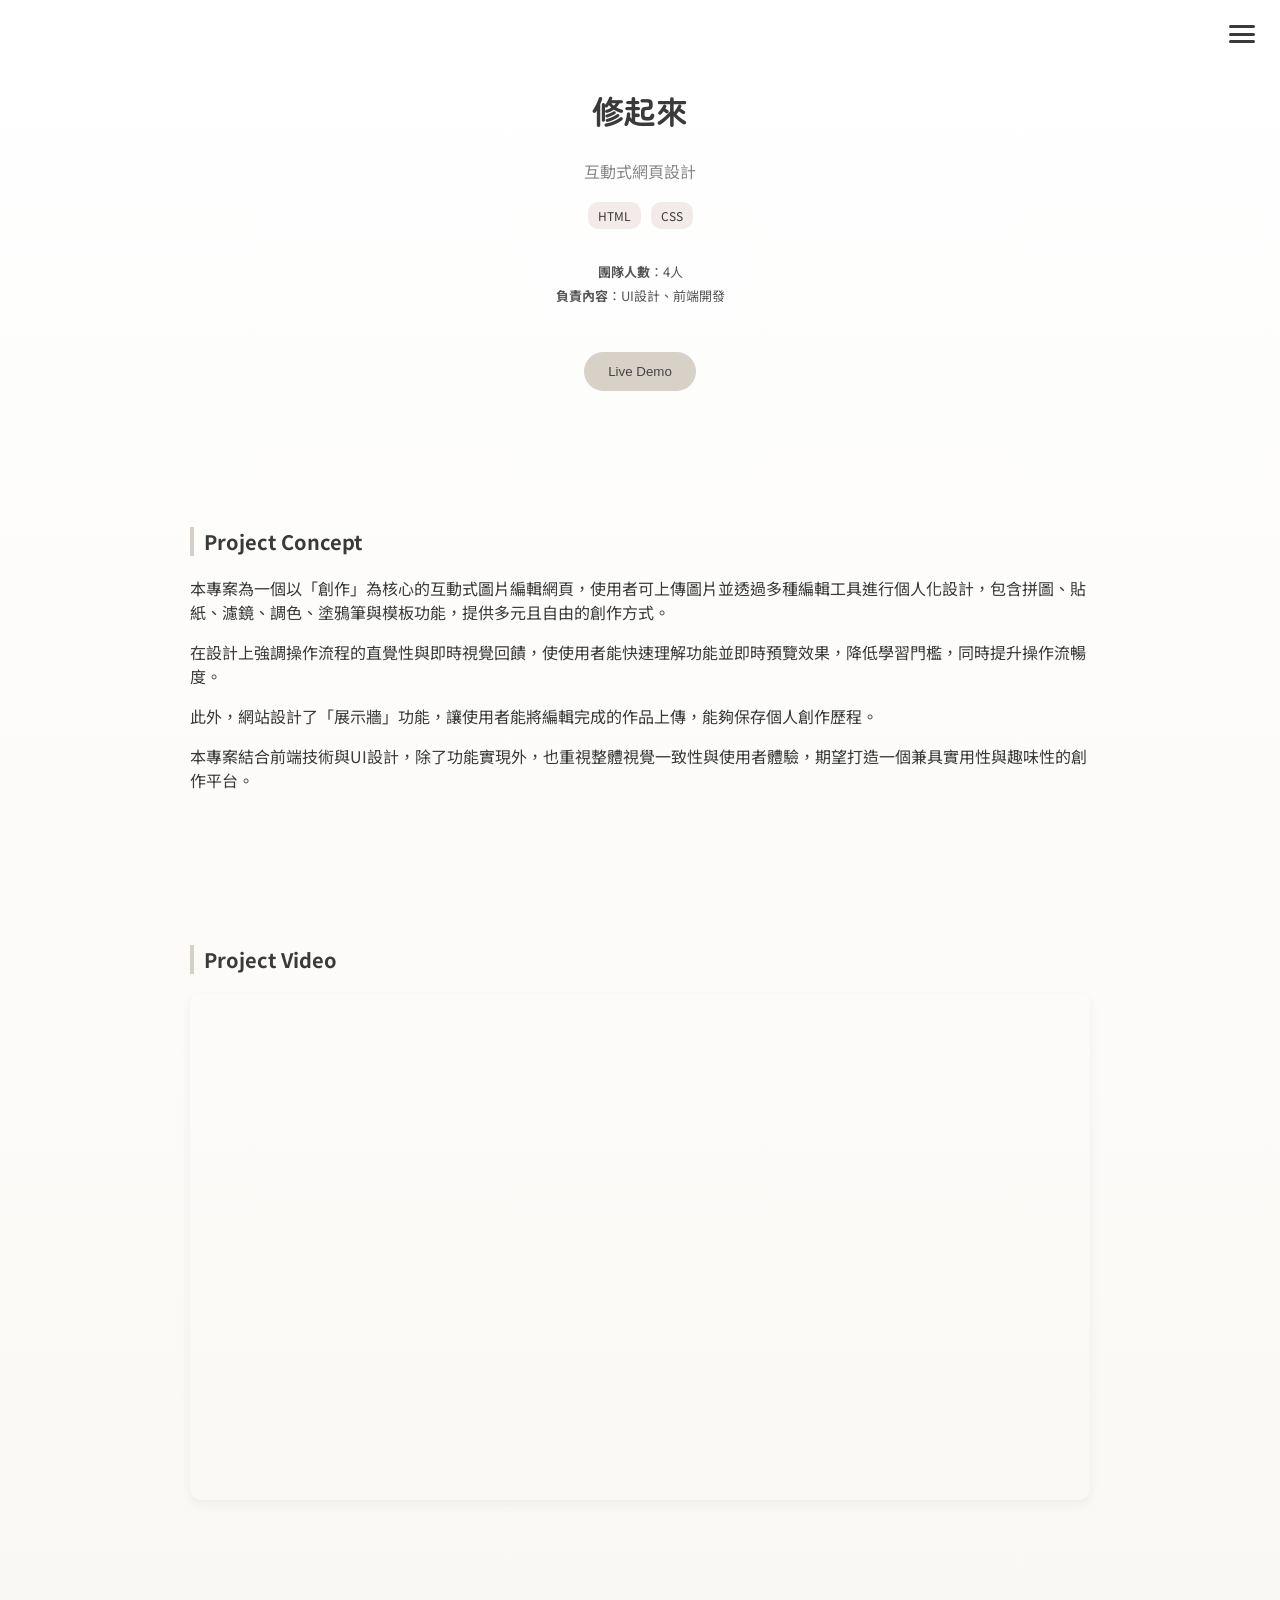
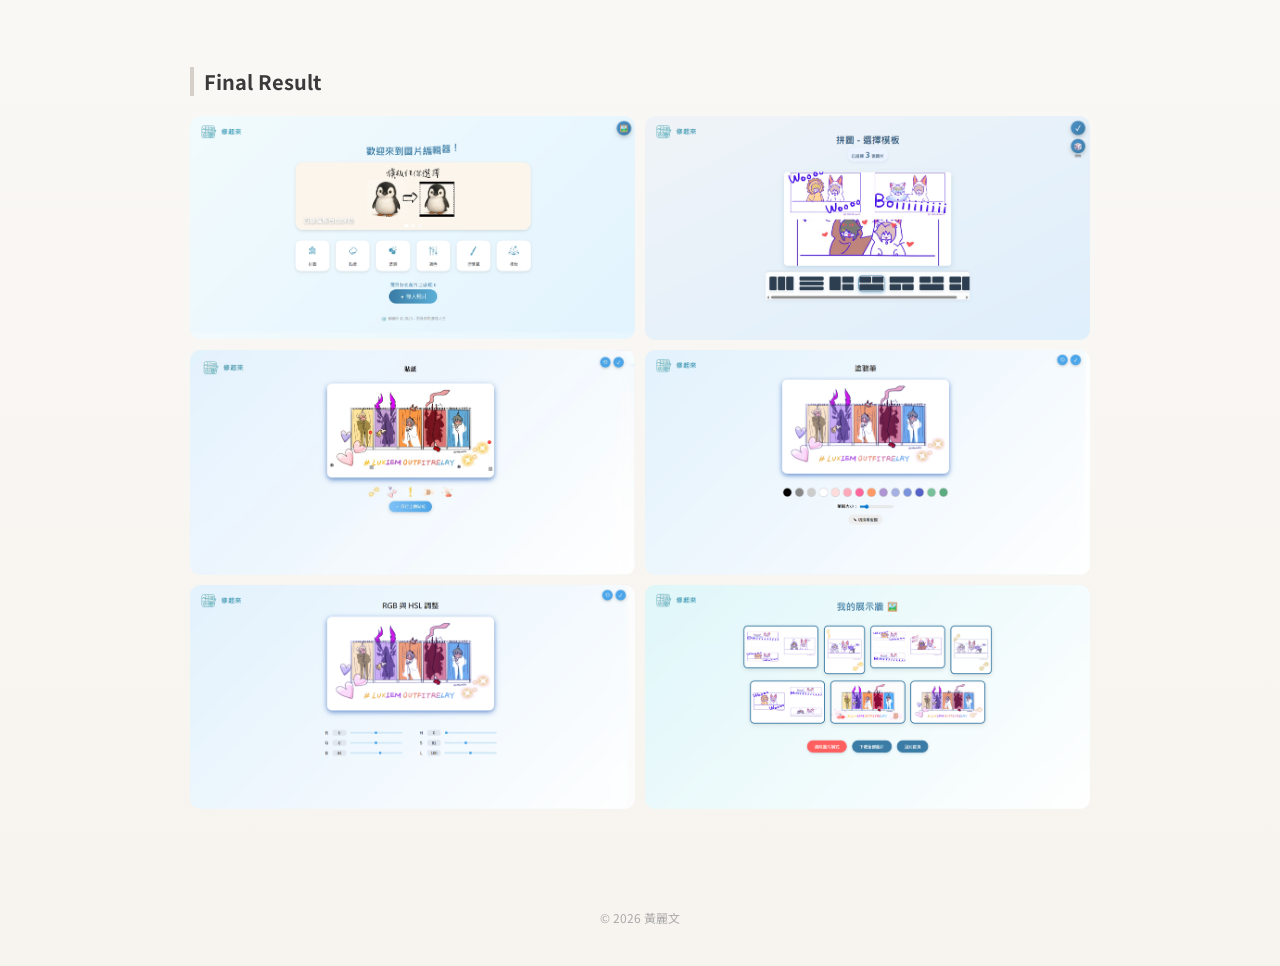
<file: imageediting.html>
<!DOCTYPE html>
<html lang="zh-Hant">

<head>
    <meta charset="UTF-8" />
    <meta name="viewport" content="width=device-width, initial-scale=1.0" />
    <title>Project</title>

    <link
        href="https://fonts.googleapis.com/css2?family=Noto+Sans+TC:wght@300;400;500&family=Zen+Maru+Gothic:wght@400;500&display=swap"
        rel="stylesheet">
    <link rel="stylesheet" href="imageediting.css" />
</head>

<body>

    <!-- 右上角漢堡導覽選單 -->
    <div class="hamburger-menu">
        <div class="hamburger-btn" onclick="toggleMenu(event)">
            <span></span>
            <span></span>
            <span></span>
        </div>
        <div class="menu-links" id="menuLinks">
            <a href="index.html">首頁</a>
            <a href="ocean.html">海好有你</a>
            <a href="imageediting.html">修起來</a>
            <a href="unitygame.html">小熊歷險記</a>
            <a href="keygame.html">Key</a>
        </div>
    </div>

    <section class="section title-section">
        <h1>修起來</h1>
        <p class="subtitle">互動式網頁設計</p>

        <div class="tags">
            <span>HTML</span>
            <span>CSS</span>
        </div>

        <div class="project-info">
            <p><strong>團隊人數</strong>：4人</p>
            <p><strong>負責內容</strong>：UI設計、前端開發</p>
        </div>

        <button id="openDemo" class="demo-btn">
            Live Demo
        </button>

        <div id="demoModal" class="modal">

            <div class="modal-content">

                <div class="browser-frame">

                    <div class="browser-top">

                        <div class="browser-dots">
                            <span></span>
                            <span></span>
                            <span></span>
                        </div>

                        <button id="closeDemo" class="browser-close">
                            ✕
                        </button>

                    </div>

                    <iframe src="https://yzu1122032.github.io/image-editing/" title="修起來 Live Demo">
                    </iframe>

                </div>

            </div>

        </div>

    </section>

    <section class="section">
        <h2 class="section-title">Project Concept</h2>

        <p>
            本專案為一個以「創作」為核心的互動式圖片編輯網頁，使用者可上傳圖片並透過多種編輯工具進行個人化設計，包含拼圖、貼紙、濾鏡、調色、塗鴉筆與模板功能，提供多元且自由的創作方式。
        </p>

        <p>
            在設計上強調操作流程的直覺性與即時視覺回饋，使使用者能快速理解功能並即時預覽效果，降低學習門檻，同時提升操作流暢度。
        </p>

        <p>
            此外，網站設計了「展示牆」功能，讓使用者能將編輯完成的作品上傳，能夠保存個人創作歷程。
        </p>

        <p>
            本專案結合前端技術與UI設計，除了功能實現外，也重視整體視覺一致性與使用者體驗，期望打造一個兼具實用性與趣味性的創作平台。
        </p>

    </section>

    <!-- 這裡放入 YouTube 影片展示區塊 -->
    <section class="section">
        <h2 class="section-title">Project Video</h2>
        <div class="video-container">
            <!-- 請將下方 URL 中的 "你的影片ID" 替換成實際的 YouTube 影片代碼 -->
            <iframe src="https://www.youtube.com/embed/cBbNx9LWCVE" title="修起來 專案影片展示"
                allow="accelerometer; autoplay; clipboard-write; encrypted-media; gyroscope; picture-in-picture; web-share"
                allowfullscreen>
            </iframe>
        </div>
    </section>

    <section class="section">
        <h2 class="section-title">Final Result</h2>

        <div class="gallery">
            <img src="./photo/imageediting/img01.png">
            <img src="./photo/imageediting/img02.png">
            <img src="./photo/imageediting/img03.png">
            <img src="./photo/imageediting/img04.png">
            <img src="./photo/imageediting/img05.png">
            <img src="./photo/imageediting/img06.png">
        </div>

    </section>

    <footer>
        © 2026 黃麗文
    </footer>

    <script>
        function toggleMenu(event) {
            event.stopPropagation(); // 防止點擊事件泡泡傳播
            const btn = document.querySelector('.hamburger-btn');
            const links = document.getElementById('menuLinks');
            btn.classList.toggle('open');
            links.classList.toggle('show');
        }

        // 當使用者點擊選單以外的地方時，自動收起選单
        document.addEventListener('click', function (e) {
            const btn = document.querySelector('.hamburger-btn');
            const links = document.getElementById('menuLinks');
            if (btn && links && !links.contains(e.target) && !btn.contains(e.target)) {
                btn.classList.remove('open');
                links.classList.remove('show');
            }
        });

        /* ===== Live Demo ===== */

        const openDemo =
            document.getElementById("openDemo");

        const closeDemo =
            document.getElementById("closeDemo");

        const demoModal =
            document.getElementById("demoModal");

        openDemo.addEventListener("click", () => {

            demoModal.classList.add("show");

            document.body.style.overflow = "hidden";

        });

        closeDemo.addEventListener("click", () => {

            demoModal.classList.remove("show");

            document.body.style.overflow = "auto";

        });

        demoModal.addEventListener("click", (e) => {

            if (e.target === demoModal) {

                demoModal.classList.remove("show");

                document.body.style.overflow = "auto";

            }

        });
    </script>

</body>

</html>
</file>
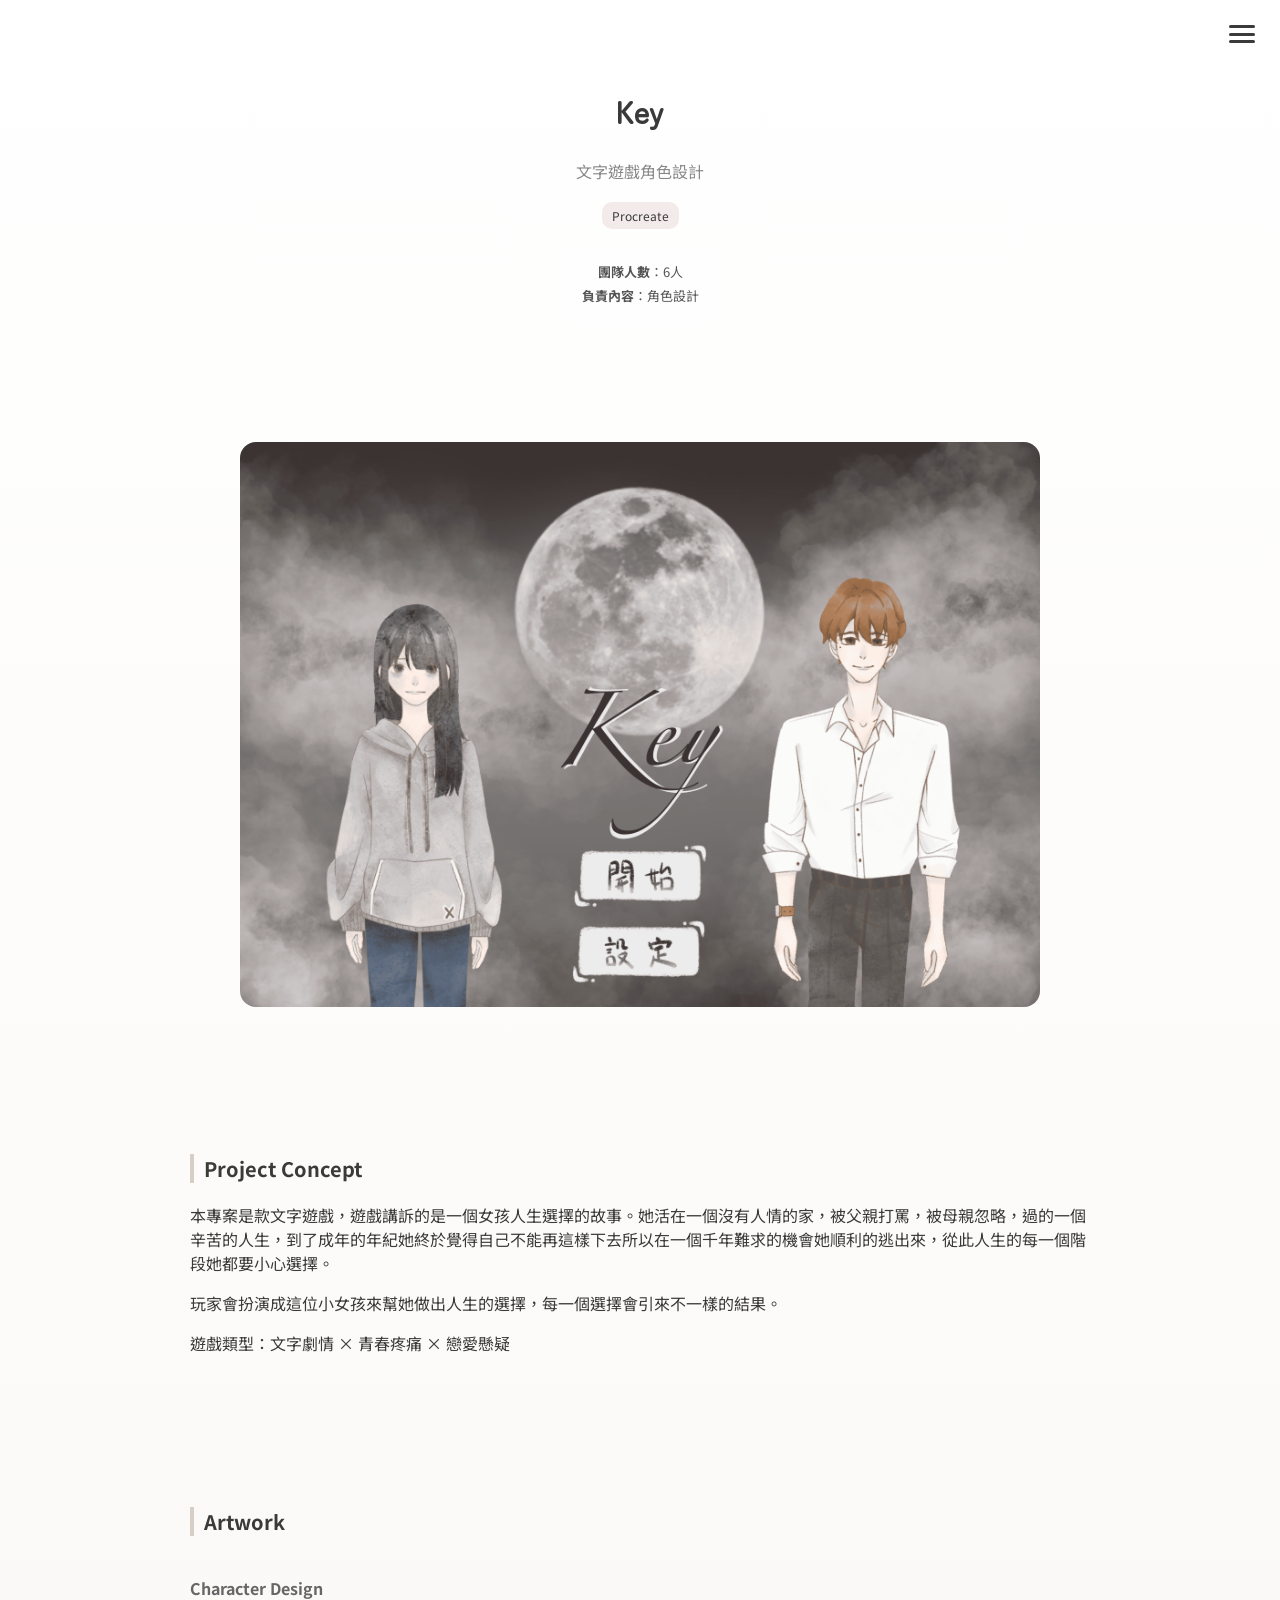
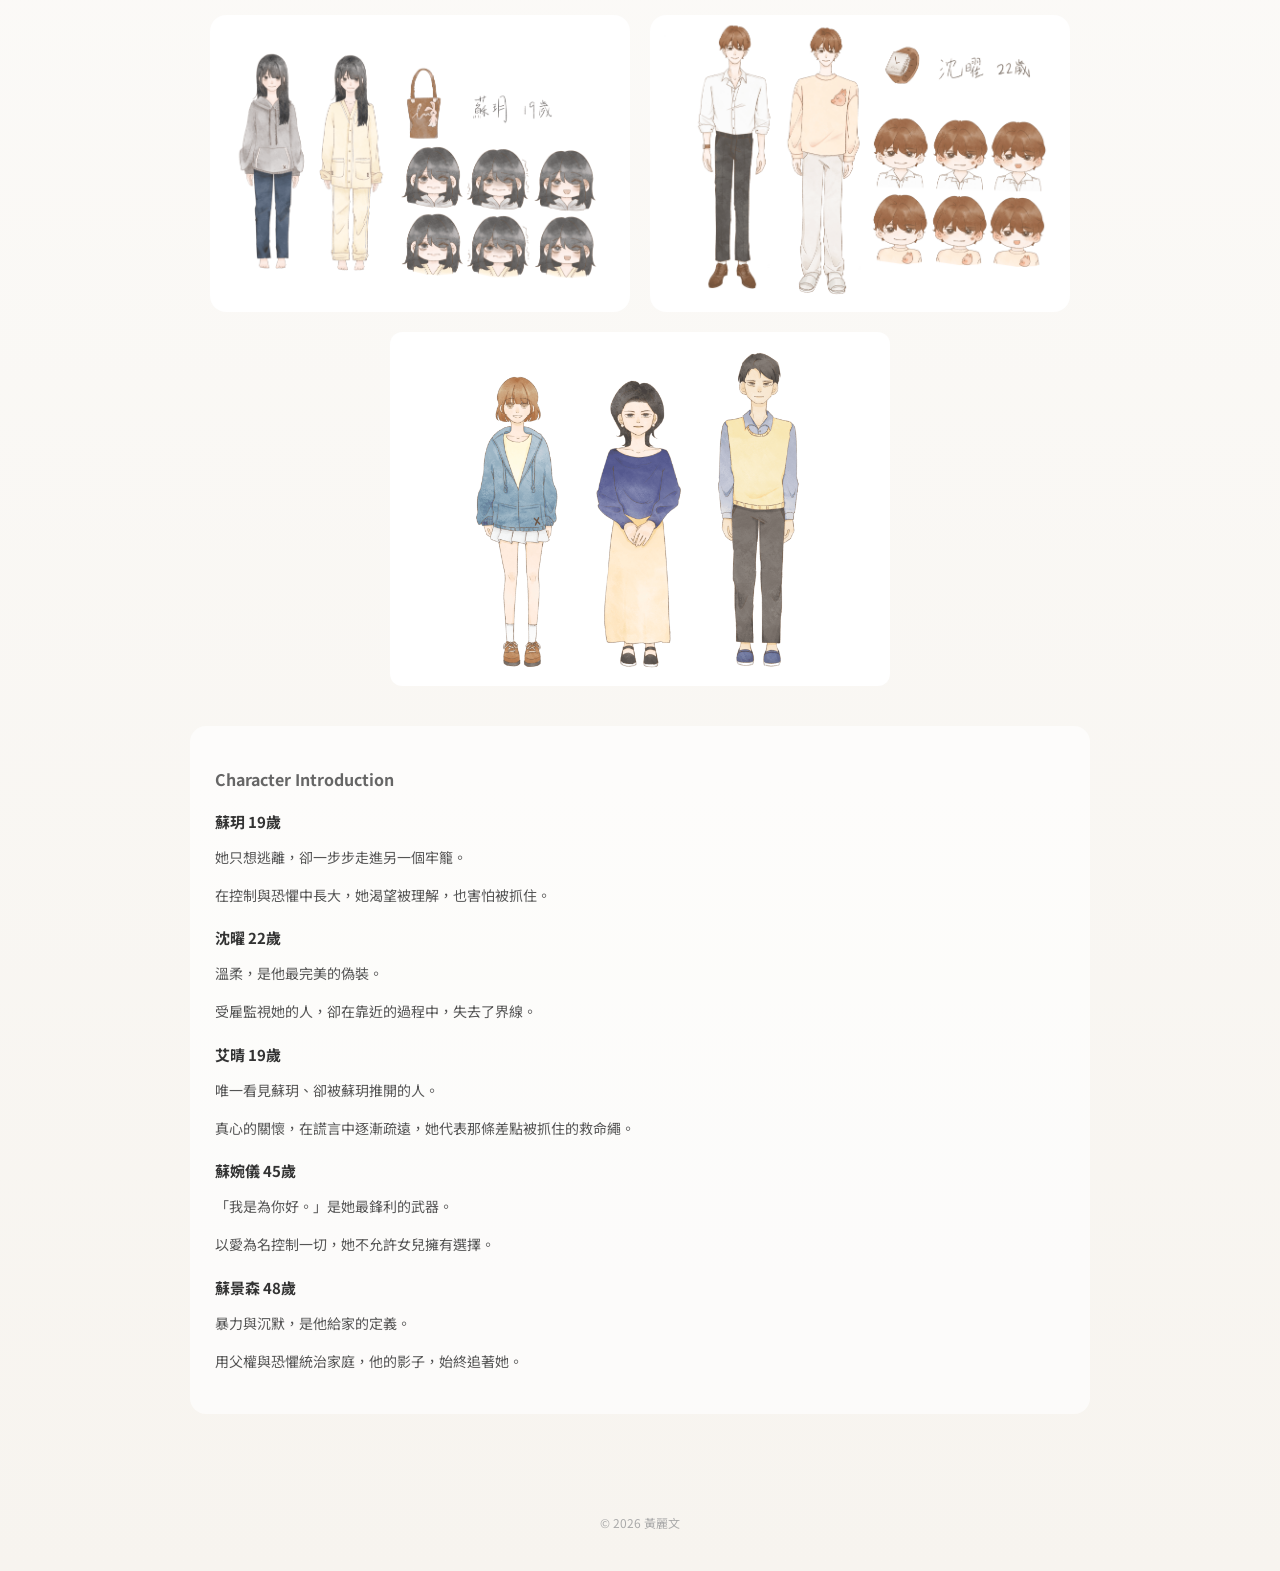
<file: keygame.html>
<!DOCTYPE html>
<html lang="zh-Hant">

<head>
    <meta charset="UTF-8" />
    <meta name="viewport" content="width=device-width, initial-scale=1.0" />
    <title>Project</title>

    <link
        href="https://fonts.googleapis.com/css2?family=Noto+Sans+TC:wght@300;400;500&family=Zen+Maru+Gothic:wght@400;500&display=swap"
        rel="stylesheet">
    <link rel="stylesheet" href="keygame.css" />
</head>

<body>

    <!-- 右上角漢堡導覽選單 -->
    <div class="hamburger-menu">
        <div class="hamburger-btn" onclick="toggleMenu(event)">
            <span></span>
            <span></span>
            <span></span>
        </div>
        <div class="menu-links" id="menuLinks">
            <a href="index.html">首頁</a>
            <a href="ocean.html">海好有你</a>
            <a href="imageediting.html">修起來</a>
            <a href="unitygame.html">小熊歷險記</a>
            <a href="keygame.html">Key</a>
        </div>
    </div>

    <section class="section title-section">
        <h1>Key</h1>
        <p class="subtitle">文字遊戲角色設計</p>

        <div class="tags">
            <span>Procreate</span>
        </div>

        <div class="project-info">
            <p><strong>團隊人數</strong>：6人</p>
            <p><strong>負責內容</strong>：角色設計</p>
        </div>

    </section>

    <section class="section cover">
        <img src="./photo/keygame/keycover.png">
    </section>

    <section class="section">
        <h2 class="section-title">Project Concept</h2>
        <p>
            本專案是款文字遊戲，遊戲講訴的是一個女孩人生選擇的故事。她活在一個沒有人情的家，被父親打罵，被母親忽略，過的一個辛苦的人生，到了成年的年紀她終於覺得自己不能再這樣下去所以在一個千年難求的機會她順利的逃出來，從此人生的每一個階段她都要小心選擇。
        </p>
        <p>
            玩家會扮演成這位小女孩來幫她做出人生的選擇，每一個選擇會引來不一樣的結果。
        </p>
        <p>
            遊戲類型：文字劇情 × 青春疼痛 × 戀愛懸疑
        </p>
    </section>

    <section class="section">
        <h2 class="section-title">Artwork</h2>

        <div class="sub-section">
            <h3 class="sub-title">Character Design</h3>

            <div class="final-main">
                <img src="photo/keygame/girl.png">
                <img src="photo/keygame/boy.png">
            </div>

            <div class="gallery">
                <img src="photo/keygame/three.png">
            </div>
        </div>

        <div class="character-info">
            <h3 class="sub-title">Character Introduction</h3>

            <div class="character-desc">

                <div class="char-block">
                    <h4>蘇玥 19歲</h4>
                    <p>她只想逃離，卻一步步走進另一個牢籠。</p>
                    <p>在控制與恐懼中長大，她渴望被理解，也害怕被抓住。</p>
                </div>

                <div class="char-block">
                    <h4>沈曜 22歲</h4>
                    <p>溫柔，是他最完美的偽裝。</p>
                    <p>受雇監視她的人，卻在靠近的過程中，失去了界線。</p>
                </div>

                <div class="char-block">
                    <h4>艾晴 19歲</h4>
                    <p>唯一看見蘇玥、卻被蘇玥推開的人。</p>
                    <p>真心的關懷，在謊言中逐漸疏遠，她代表那條差點被抓住的救命繩。</p>
                </div>

                <div class="char-block">
                    <h4>蘇婉儀 45歲</h4>
                    <p>「我是為你好。」是她最鋒利的武器。</p>
                    <p>以愛為名控制一切，她不允許女兒擁有選擇。</p>
                </div>

                <div class="char-block">
                    <h4>蘇景森 48歲</h4>
                    <p>暴力與沉默，是他給家的定義。</p>
                    <p>用父權與恐懼統治家庭，他的影子，始終追著她。</p>
                </div>

            </div>

    </section>

    <footer>
        © 2026 黃麗文
    </footer>

    <div id="lightbox" class="lightbox">
        <span class="close">&times;</span>
        <img class="lightbox-img" id="lightbox-img">
    </div>

    <script>
        const images = document.querySelectorAll(".gallery img, .final-main img");
        const lightbox = document.getElementById("lightbox");
        const lightboxImg = document.getElementById("lightbox-img");
        const closeBtn = document.querySelector(".close");

        images.forEach(img => {
            img.addEventListener("click", () => {
                lightbox.style.display = "flex";
                lightboxImg.src = img.src;
            });
        });

        closeBtn.addEventListener("click", () => {
            lightbox.style.display = "none";
        });

        lightbox.addEventListener("click", (e) => {
            if (e.target !== lightboxImg) {
                lightbox.style.display = "none";
            }
        });

        function toggleMenu(event) {
            event.stopPropagation(); // 防止點擊事件泡泡傳播
            const btn = document.querySelector('.hamburger-btn');
            const links = document.getElementById('menuLinks');
            btn.classList.toggle('open');
            links.classList.toggle('show');
        }

        // 當使用者點擊選單以外的地方時，自動收起選单
        document.addEventListener('click', function (e) {
            const btn = document.querySelector('.hamburger-btn');
            const links = document.getElementById('menuLinks');
            if (btn && links && !links.contains(e.target) && !btn.contains(e.target)) {
                btn.classList.remove('open');
                links.classList.remove('show');
            }
        });

    </script>

</body>

</html>
</file>
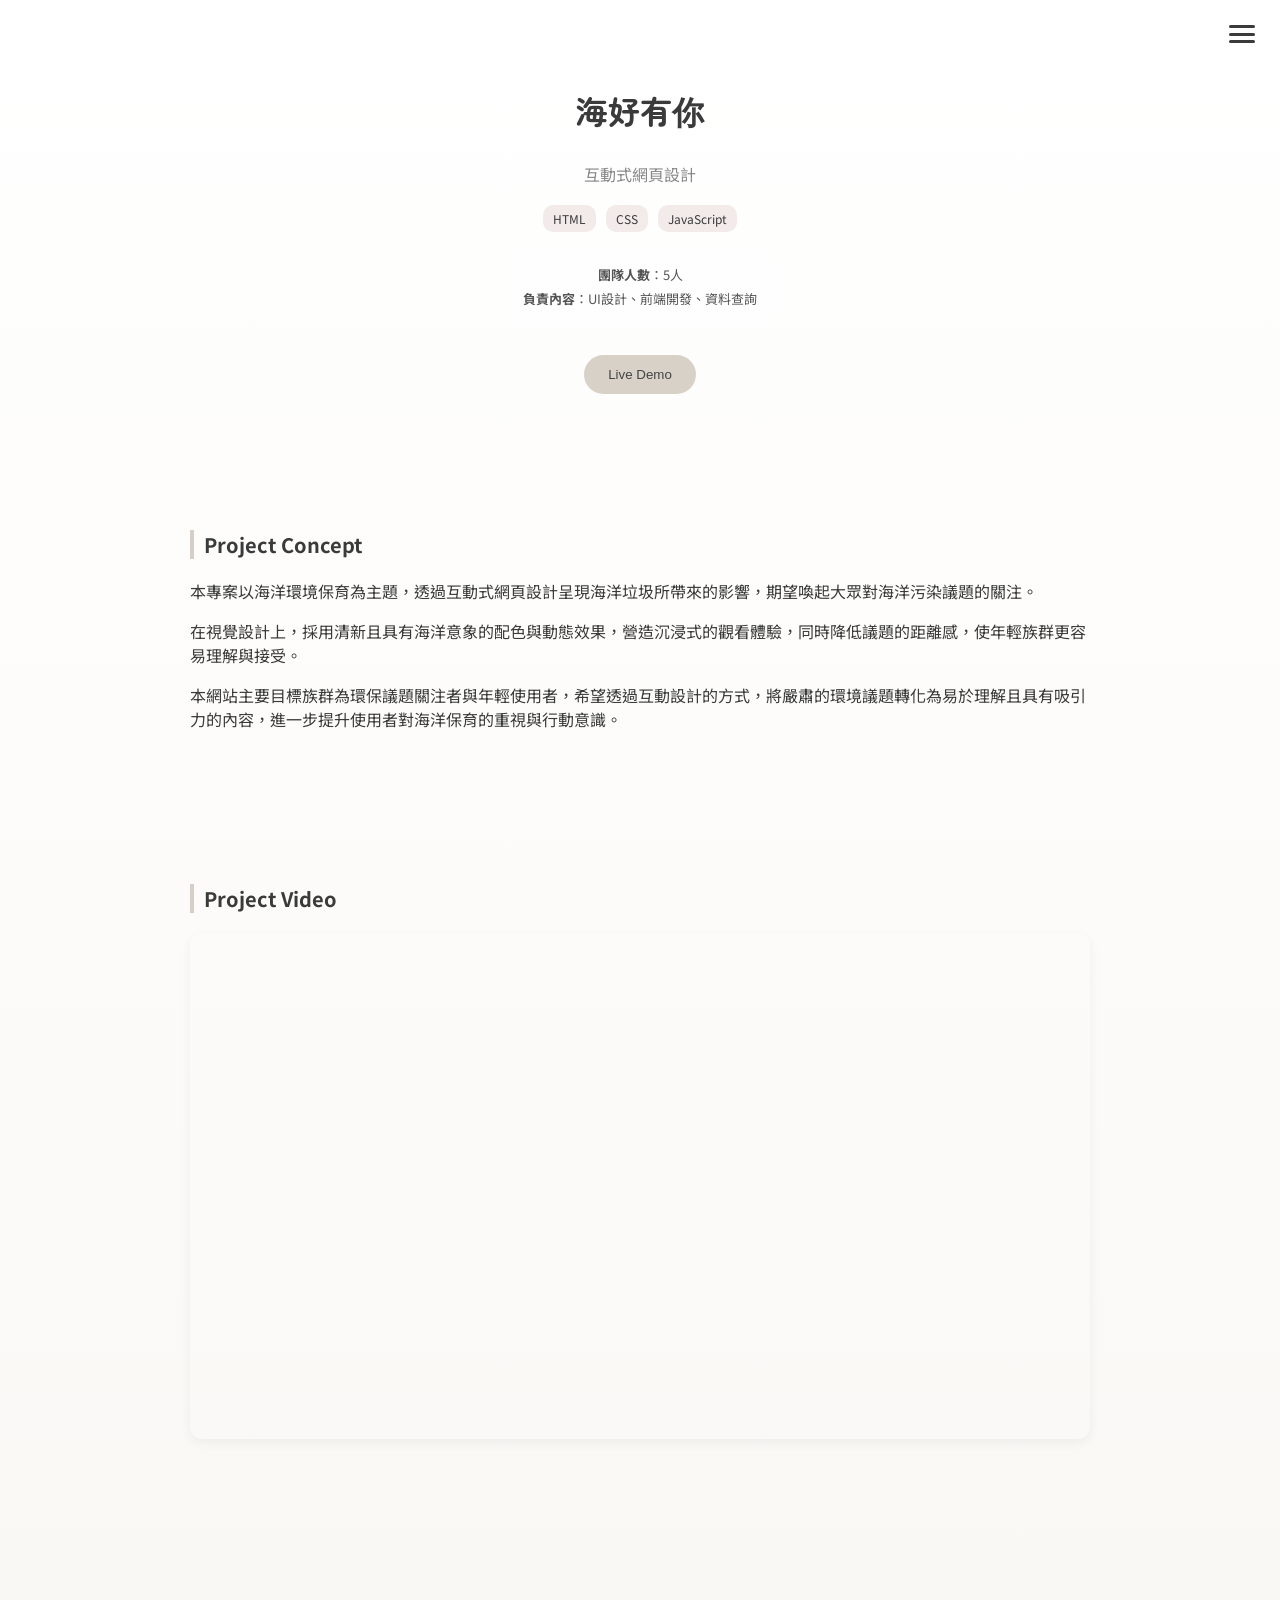
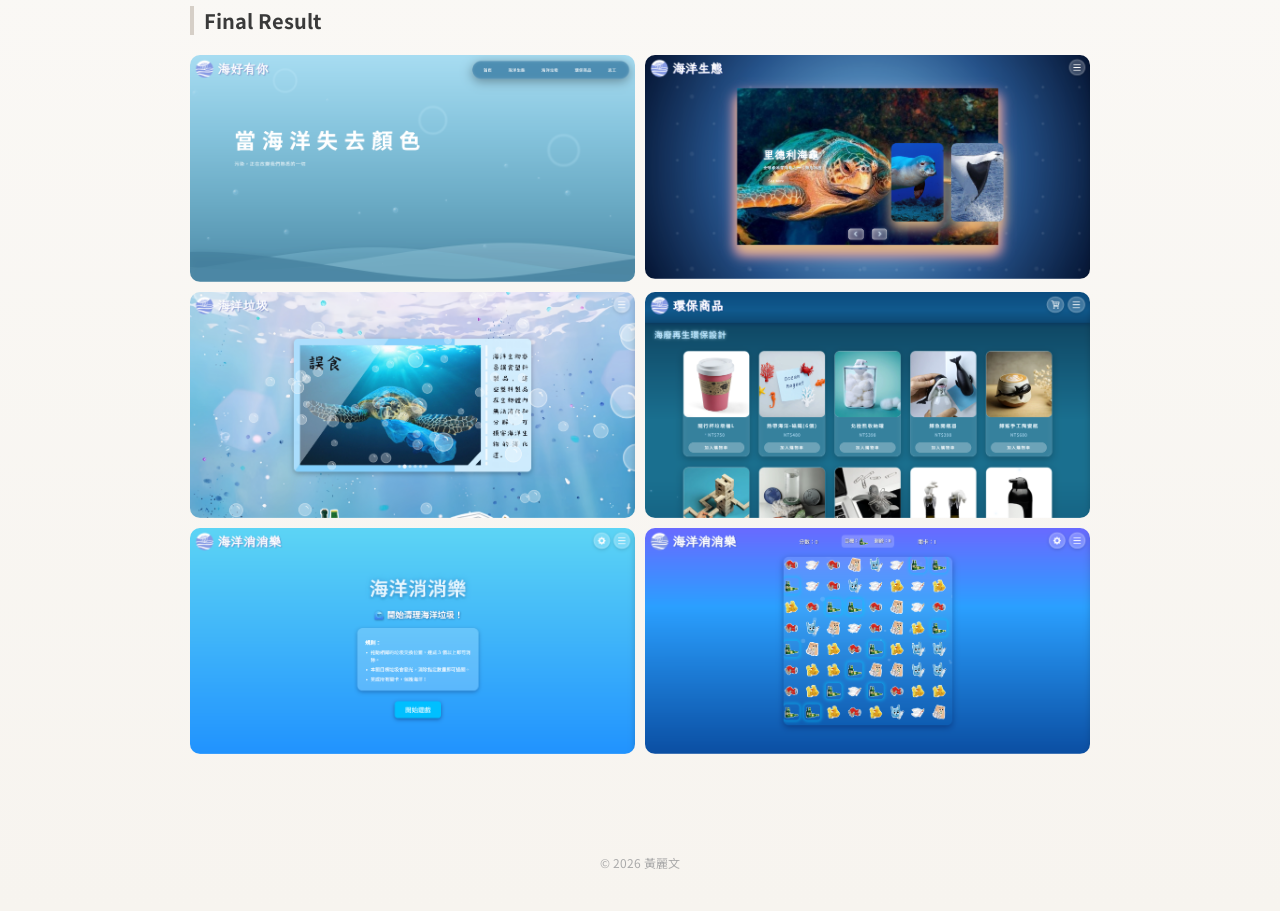
<file: ocean.html>
<!DOCTYPE html>
<html lang="zh-Hant">

<head>
    <meta charset="UTF-8" />
    <meta name="viewport" content="width=device-width, initial-scale=1.0" />
    <title>Project</title>

    <link
        href="https://fonts.googleapis.com/css2?family=Noto+Sans+TC:wght@300;400;500&family=Zen+Maru+Gothic:wght@400;500&display=swap"
        rel="stylesheet">
    <link rel="stylesheet" href="ocean.css" />
</head>

<body>

    <!-- 右上角漢堡導覽選單 -->
    <div class="hamburger-menu">
        <div class="hamburger-btn" onclick="toggleMenu(event)">
            <span></span>
            <span></span>
            <span></span>
        </div>
        <div class="menu-links" id="menuLinks">
            <a href="index.html">首頁</a>
            <a href="ocean.html">海好有你</a>
            <a href="imageediting.html">修起來</a>
            <a href="unitygame.html">小熊歷險記</a>
            <a href="keygame.html">Key</a>
        </div>
    </div>

    <section class="section title-section">
        <h1>海好有你</h1>
        <p class="subtitle">互動式網頁設計</p>

        <div class="tags">
            <span>HTML</span>
            <span>CSS</span>
            <span>JavaScript</span>
        </div>

        <div class="project-info">
            <p><strong>團隊人數</strong>：5人</p>
            <p><strong>負責內容</strong>：UI設計、前端開發、資料查詢</p>
        </div>

        <button id="openDemo" class="demo-btn">
            Live Demo
        </button>

        <div id="demoModal" class="modal">

            <div class="modal-content">

                <div class="browser-frame">

                    <div class="browser-top">

                        <div class="browser-dots">
                            <span></span>
                            <span></span>
                            <span></span>
                        </div>

                        <button id="closeDemo" class="browser-close">
                            ✕
                        </button>

                    </div>

                    <iframe src="https://yzu1122032.github.io/ocean/" title="Live Demo">
                    </iframe>

                </div>

            </div>

        </div>

    </section>

    <section class="section">
        <h2 class="section-title">Project Concept</h2>

        <p>
            本專案以海洋環境保育為主題，透過互動式網頁設計呈現海洋垃圾所帶來的影響，期望喚起大眾對海洋污染議題的關注。
        </p>

        <p>
            在視覺設計上，採用清新且具有海洋意象的配色與動態效果，營造沉浸式的觀看體驗，同時降低議題的距離感，使年輕族群更容易理解與接受。
        </p>

        <p>
            本網站主要目標族群為環保議題關注者與年輕使用者，希望透過互動設計的方式，將嚴肅的環境議題轉化為易於理解且具有吸引力的內容，進一步提升使用者對海洋保育的重視與行動意識。
        </p>

    </section>

    <!-- 這裡放入 YouTube 影片展示區塊 -->
    <section class="section">
        <h2 class="section-title">Project Video</h2>
        <div class="video-container">
            <!-- 請將下方 URL 中的 "你的影片ID" 替換成實際的 YouTube 影片代碼 -->
            <iframe src="https://www.youtube.com/embed/T7VbJNN5RsI" title="海好有你 專案影片展示"
                allow="accelerometer; autoplay; clipboard-write; encrypted-media; gyroscope; picture-in-picture; web-share"
                allowfullscreen>
            </iframe>
        </div>
    </section>

    <section class="section">
        <h2 class="section-title">Final Result</h2>

        <div class="gallery">
            <img src="./photo/oceanweb/ocean01.png">
            <img src="./photo/oceanweb/ocean02.png">
            <img src="./photo/oceanweb/ocean03.png">
            <img src="./photo/oceanweb/ocean04.png">
            <img src="./photo/oceanweb/ocean05.png">
            <img src="./photo/oceanweb/ocean06.png">
        </div>

    </section>

    <footer>
        © 2026 黃麗文
    </footer>

    <script>

        function toggleMenu(event) {
            event.stopPropagation();

            const btn =
                document.querySelector('.hamburger-btn');

            const links =
                document.getElementById('menuLinks');

            btn.classList.toggle('open');
            links.classList.toggle('show');
        }

        document.addEventListener('click', function (e) {

            const btn =
                document.querySelector('.hamburger-btn');

            const links =
                document.getElementById('menuLinks');

            if (
                btn &&
                links &&
                !links.contains(e.target) &&
                !btn.contains(e.target)
            ) {
                btn.classList.remove('open');
                links.classList.remove('show');
            }
        });

        /* ===== Live Demo ===== */

        const openDemo =
            document.getElementById("openDemo");

        const closeDemo =
            document.getElementById("closeDemo");

        const demoModal =
            document.getElementById("demoModal");

        openDemo.addEventListener("click", () => {

            demoModal.classList.add("show");

            document.body.style.overflow = "hidden";

        });

        closeDemo.addEventListener("click", () => {

            demoModal.classList.remove("show");

            document.body.style.overflow = "auto";

        });

        demoModal.addEventListener("click", (e) => {

            if (e.target === demoModal) {

                demoModal.classList.remove("show");

                document.body.style.overflow = "auto";

            }

        });

    </script>

</body>

</html>
</file>
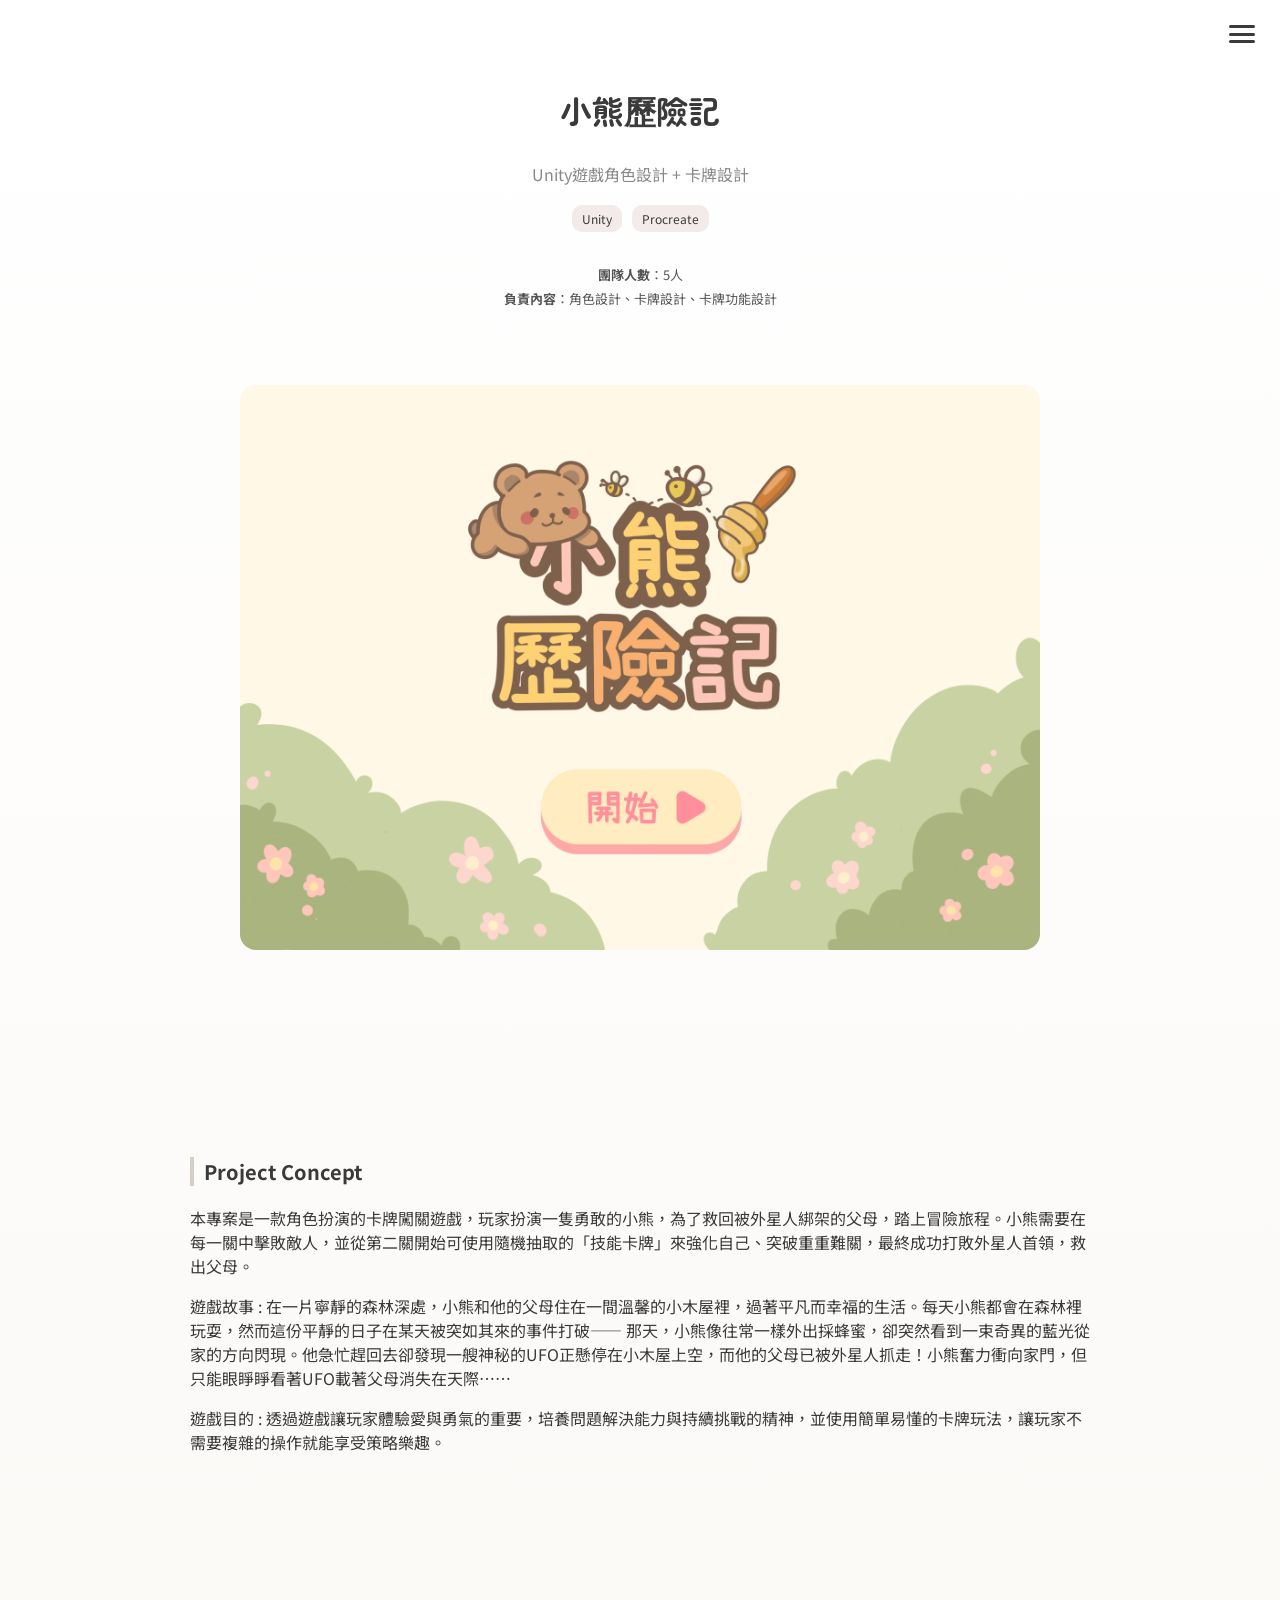
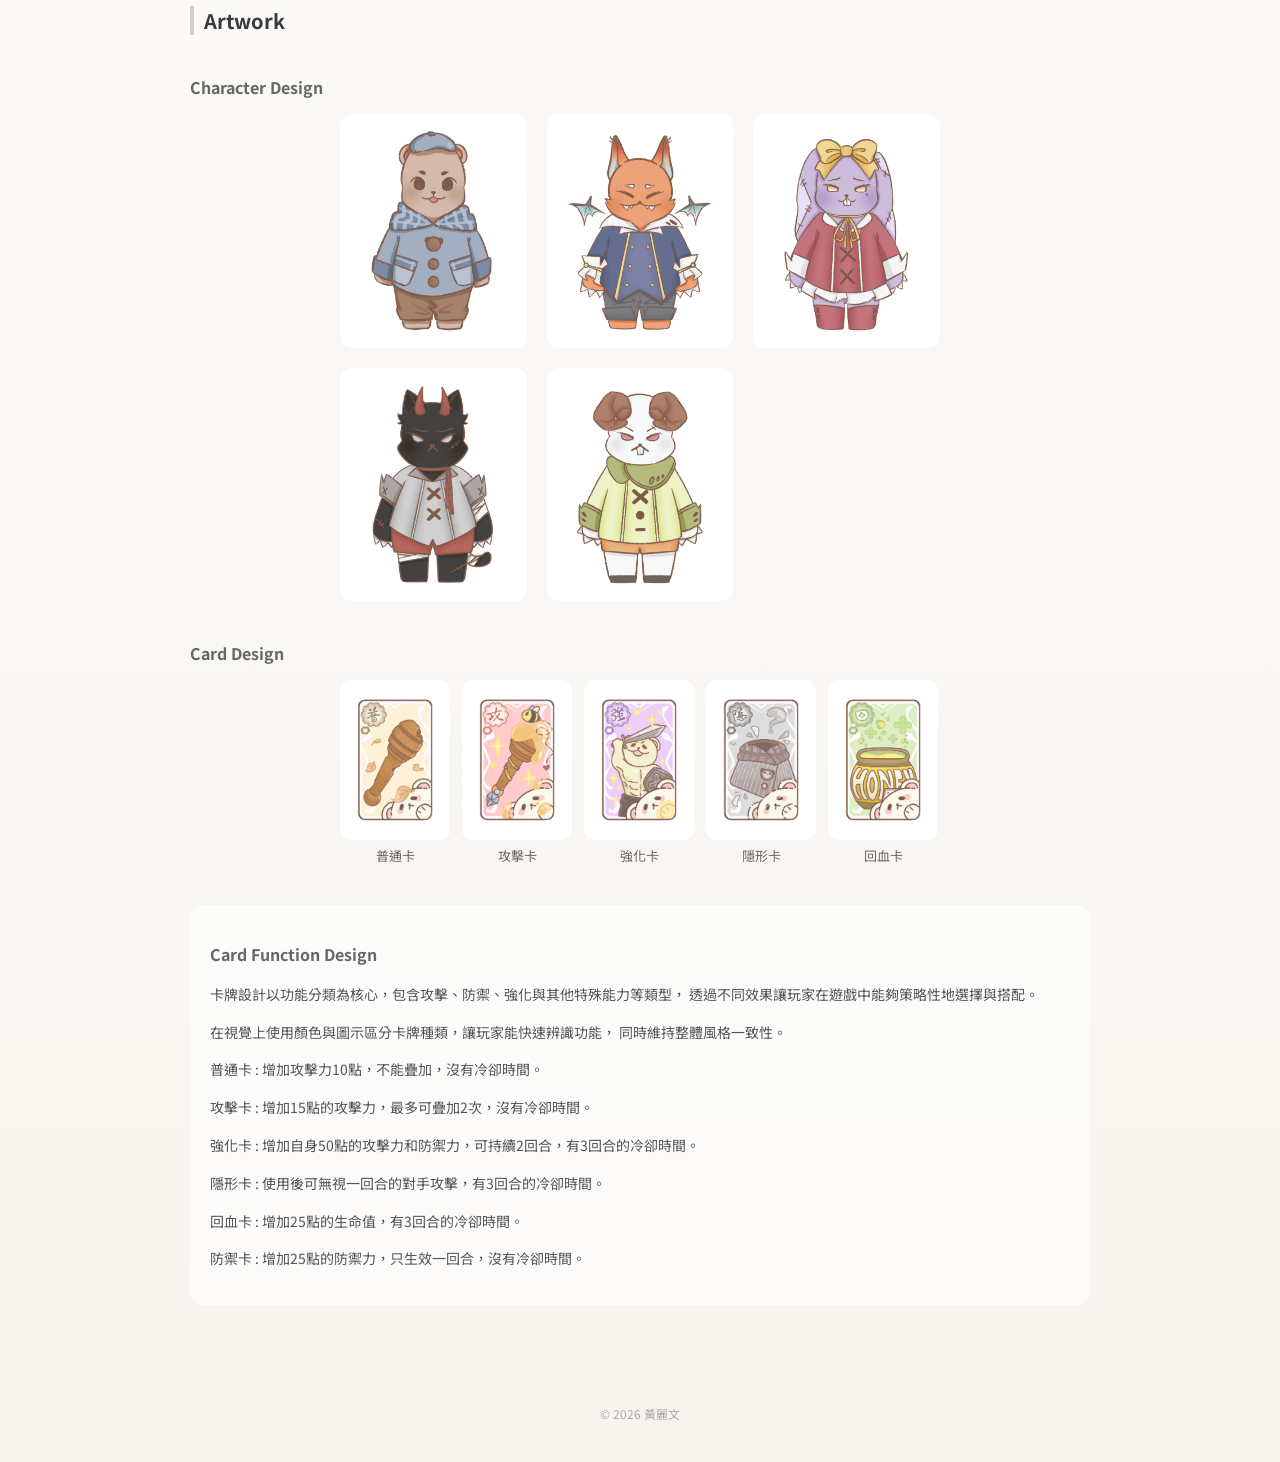
<file: unitygame.html>
<!DOCTYPE html>
<html lang="zh-Hant">

<head>
    <meta charset="UTF-8" />
    <meta name="viewport" content="width=device-width, initial-scale=1.0" />
    <title>Project</title>

    <link
        href="https://fonts.googleapis.com/css2?family=Noto+Sans+TC:wght@300;400;500&family=Zen+Maru+Gothic:wght@400;500&display=swap"
        rel="stylesheet">
    <link rel="stylesheet" href="unitygame.css" />
</head>

<body>

    <!-- 右上角漢堡導覽選單 -->
    <div class="hamburger-menu">
        <div class="hamburger-btn" onclick="toggleMenu(event)">
            <span></span>
            <span></span>
            <span></span>
        </div>
        <div class="menu-links" id="menuLinks">
            <a href="index.html">首頁</a>
            <a href="ocean.html">海好有你</a>
            <a href="imageediting.html">修起來</a>
            <a href="unitygame.html">小熊歷險記</a>
            <a href="keygame.html">Key</a>
        </div>
    </div>

    <section class="section title-section">
        <h1>小熊歷險記</h1>
        <p class="subtitle">Unity遊戲角色設計 + 卡牌設計</p>

        <div class="tags">
            <span>Unity</span>
            <span>Procreate</span>
        </div>

        <div class="project-info">
            <p><strong>團隊人數</strong>：5人</p>
            <p><strong>負責內容</strong>：角色設計、卡牌設計、卡牌功能設計</p>
        </div>

        <section class="section cover">
            <img src="./photo/unitygame/unitystart.png">
        </section>

    </section>

    <section class="section">
        <h2 class="section-title">Project Concept</h2>
        <p>
            本專案是一款角色扮演的卡牌闖關遊戲，玩家扮演一隻勇敢的小熊，為了救回被外星人綁架的父母，踏上冒險旅程。小熊需要在每一關中擊敗敵人，並從第二關開始可使用隨機抽取的「技能卡牌」來強化自己、突破重重難關，最終成功打敗外星人首領，救出父母。
        </p>
        <p>
            遊戲故事 : 在一片寧靜的森林深處，小熊和他的父母住在一間溫馨的小木屋裡，過著平凡而幸福的生活。每天小熊都會在森林裡玩耍，然而這份平靜的日子在某天被突如其來的事件打破——
            那天，小熊像往常一樣外出採蜂蜜，卻突然看到一束奇異的藍光從家的方向閃現。他急忙趕回去卻發現一艘神秘的UFO正懸停在小木屋上空，而他的父母已被外星人抓走！小熊奮力衝向家門，但只能眼睜睜看著UFO載著父母消失在天際⋯⋯
        </p>
        <p>
            遊戲目的 : 透過遊戲讓玩家體驗愛與勇氣的重要，培養問題解決能力與持續挑戰的精神，並使用簡單易懂的卡牌玩法，讓玩家不需要複雜的操作就能享受策略樂趣。
        </p>
    </section>

    <section class="section">
        <h2 class="section-title">Artwork</h2>

        <div class="sub-section">
            <h3 class="sub-title">Character Design</h3>

            <div class="character-grid">

                <div class="character-card">
                    <img src="./photo/unitygame/bear.PNG">
                    <div class="character-name">小熊</div>
                </div>

                <div class="character-card">
                    <img src="./photo/unitygame/boss.PNG">
                    <div class="character-name">Boss</div>
                </div>

                <div class="character-card">
                    <img src="./photo/unitygame/rabbit.PNG">
                    <div class="character-name">兔子</div>
                </div>

                <div class="character-card">
                    <img src="./photo/unitygame/dog.PNG">
                    <div class="character-name">狗狗</div>
                </div>

                <div class="character-card">
                    <img src="./photo/unitygame/goat.PNG">
                    <div class="character-name">山羊</div>
                </div>

            </div>
        </div>

        <div class="sub-section">
            <h3 class="sub-title">Card Design</h3>

            <div class="gallery card-layout">

                <div class="card-item">
                    <img src="./photo/unitygame/normalcd.PNG">
                    <div class="card-name">普通卡</div>
                </div>
                <div class="card-item">
                    <img src="./photo/unitygame/attackcd.PNG">
                    <div class="card-name">攻擊卡</div>
                </div>
                <div class="card-item">
                    <img src="./photo/unitygame/strongcd.PNG">
                    <div class="card-name">強化卡</div>
                </div>
                <div class="card-item">
                    <img src="./photo/unitygame/invisiblecd.PNG">
                    <div class="card-name">隱形卡</div>
                </div>
                <div class="card-item">
                    <img src="./photo/unitygame/bloodcd.PNG">
                    <div class="card-name">回血卡</div>
                </div>
                <div class="card-item">
                    <img src="./photo/unitygame/defensecd.PNG">
                    <div class="card-name">防禦卡</div>
                </div>
                <div class="card-item">
                    <img src="./photo/unitygame/cardback.PNG">
                    <div class="card-name">卡背</div>
                </div>

            </div>
        </div>

        <div class="card-info">
            <h3 class="sub-title">Card Function Design</h3>

            <p>
                卡牌設計以功能分類為核心，包含攻擊、防禦、強化與其他特殊能力等類型，
                透過不同效果讓玩家在遊戲中能夠策略性地選擇與搭配。
            </p>

            <p>
                在視覺上使用顏色與圖示區分卡牌種類，讓玩家能快速辨識功能，
                同時維持整體風格一致性。
            </p>

            <p>
                普通卡 : 增加攻擊力10點，不能疊加，沒有冷卻時間。
            </p>

            <p>
                攻擊卡 : 增加15點的攻擊力，最多可疊加2次，沒有冷卻時間。
            </p>

            <p>
                強化卡 : 增加自身50點的攻擊力和防禦力，可持續2回合，有3回合的冷卻時間。
            </p>

            <p>
                隱形卡 : 使用後可無視一回合的對手攻擊，有3回合的冷卻時間。
            </p>

            <p>
                回血卡 : 增加25點的生命值，有3回合的冷卻時間。
            </p>

            <p>
                防禦卡 : 增加25點的防禦力，只生效一回合，沒有冷卻時間。
            </p>

        </div>

    </section>

    <footer>
        © 2026 黃麗文
    </footer>

    <div id="lightbox" class="lightbox">
        <span class="close">&times;</span>
        <img class="lightbox-img" id="lightbox-img">
    </div>

    <script>
        const images = document.querySelectorAll(".gallery img, .character-card img, .card-item img");
        const lightbox = document.getElementById("lightbox");
        const lightboxImg = document.getElementById("lightbox-img");
        const closeBtn = document.querySelector(".close");

        images.forEach(img => {
            img.addEventListener("click", (e) => {
                e.preventDefault();
                e.stopPropagation();

                lightbox.style.display = "flex";
                lightboxImg.src = img.src;

                console.log("open lightbox");
            });
        });

        closeBtn.addEventListener("click", () => {
            lightbox.style.display = "none";
        });

        lightbox.addEventListener("click", (e) => {
            if (e.target === lightbox) {
                lightbox.style.display = "none";
            }
        });

        document.querySelectorAll(".character-card").forEach(card => {
            card.addEventListener("click", (e) => {
                if (e.target.tagName === "IMG") return;
                card.classList.toggle("active");
            });
        });

        const cardItems = document.querySelectorAll(".card-item");

        cardItems.forEach(card => {
            card.addEventListener("click", () => {
                card.classList.toggle("active");
            });
        });


        function toggleMenu(event) {
            event.stopPropagation(); // 防止點擊事件泡泡傳播
            const btn = document.querySelector('.hamburger-btn');
            const links = document.getElementById('menuLinks');
            btn.classList.toggle('open');
            links.classList.toggle('show');
        }

        // 當使用者點擊選單以外的地方時，自動收起選单
        document.addEventListener('click', function (e) {
            const btn = document.querySelector('.hamburger-btn');
            const links = document.getElementById('menuLinks');
            if (btn && links && !links.contains(e.target) && !btn.contains(e.target)) {
                btn.classList.remove('open');
                links.classList.remove('show');
            }
        });

    </script>

</body>

</html>
</file>
<file: imageediting.css>
:root {
  --bg-main: linear-gradient(180deg, #ffffff 0%, #f7f4ef 100%);
  --text-main: #3a3a3a;
  --accent: #d6cfc7;
}

body {
  margin: 0;
  font-family: 'Noto Sans TC', sans-serif;
  background: var(--bg-main);
  color: var(--text-main);
}

.back {
  padding: 20px;
  font-size: 14px;
}

.back a {
  text-decoration: none;
  color: #666;
}

.section {
  max-width: 900px;
  margin: auto;
  padding: 60px 20px;
}

.title-section {
  text-align: center;
}

h1 {
  font-family: 'Zen Maru Gothic', sans-serif;
  font-size: 32px;
}

.subtitle {
  color: #888;
  margin-top: 10px;
}

.tags {
  margin-top: 15px;
}

.tags span {
  display: inline-block;
  background: #f3eaea;
  padding: 5px 10px;
  border-radius: 10px;
  font-size: 12px;
  margin: 3px;
}

.section-title {
  font-size: 20px;
  margin-bottom: 20px;
  border-left: 4px solid var(--accent);
  padding-left: 10px;
}

.image-block {
  margin-bottom: 30px;
}

.image-block img {
  width: 100%;
  border-radius: 12px;
}

.image-block p {
  font-size: 12px;
  color: #777;
  margin-top: 5px;
}

.gallery {
  display: grid;
  grid-template-columns: 1fr 1fr;
  gap: 10px;
}

.gallery img {
  width: 100%;
  border-radius: 10px;
}

footer {
  text-align: center;
  padding: 40px;
  font-size: 12px;
  color: #aaa;
}

.project-link {
  display: block;
  margin: 15px auto 0;
  padding: 8px 18px;
  background: var(--accent);
  border-radius: 20px;
  font-size: 13px;
  text-decoration: none;
  color: #3a3a3a;
  transition: 0.3s;
  width: fit-content;
}

.project-link:hover {
  opacity: 0.7;
}

.project-info {
  margin-top: 15px;
  padding: 12px 16px;
  background: #ffffffaa;
  border-radius: 12px;
  font-size: 13px;
  color: #555;
  display: inline-block;
  line-height: 1.6;
}

.project-info p {
  margin: 3px 0;
}

@media (max-width: 768px) {

  .section {
    padding: 40px 16px;
  }

  .back {
    padding: 15px 16px;
    font-size: 13px;
  }

  h1 {
    font-size: 24px;
  }

  .subtitle {
    font-size: 13px;
  }

  .tags span {
    font-size: 11px;
    padding: 4px 8px;
  }

  .project-info {
    display: block;
    width: 100%;
    margin: 15px auto 0;
    text-align: left;
    font-size: 12px;
  }

  .project-link {
    font-size: 12px;
    padding: 6px 14px;
    margin-top: 12px;
  }

  .section p {
    font-size: 14px;
    line-height: 1.7;
  }

  .section-title {
    font-size: 18px;
    margin-bottom: 15px;
  }

  .gallery {
    grid-template-columns: 1fr;
    gap: 12px;
  }

  .gallery img {
    border-radius: 12px;
    cursor: pointer;
  }

  footer {
    padding: 30px;
    font-size: 11px;
  }
}

/* ==========================================
   1. YouTube 響應式影片容器 (16:9)
   ========================================== */
.video-container {
  position: relative;
  padding-bottom: 56.25%;
  /* 保持 16:9 比例 */
  height: 0;
  overflow: hidden;
  max-width: 100%;
  border-radius: 12px;
  margin-bottom: 30px;
  box-shadow: 0 4px 12px rgba(0, 0, 0, 0.05);
}

.video-container iframe {
  position: absolute;
  top: 0;
  left: 0;
  width: 100%;
  height: 100%;
  border: 0;
}

/* ==========================================
   2. 右上角固定式漢堡選單
   ========================================== */
.hamburger-menu {
  position: fixed;
  top: 20px;
  right: 20px;
  z-index: 9999;
  /* 確保在最上層，不被 lightbox 或其他元件遮擋 */
}

/* 漢堡按鈕圖示 */
.hamburger-btn {
  display: flex;
  flex-direction: column;
  justify-content: space-between;
  width: 26px;
  height: 18px;
  cursor: pointer;
  padding: 5px;
  box-content: content-box;
}

.hamburger-btn span {
  display: block;
  height: 3px;
  width: 100%;
  background-color: var(--text-main, #3a3a3a);
  /* 自動沿用專案的主文字顏色 */
  border-radius: 2px;
  transition: 0.3s ease-in-out;
}

/* 點開選單後的動態變形 (三條線變 X) */
.hamburger-btn.open span:nth-child(1) {
  transform: translateY(7.5px) rotate(45deg);
}

.hamburger-btn.open span:nth-child(2) {
  opacity: 0;
}

.hamburger-btn.open span:nth-child(3) {
  transform: translateY(-7.5px) rotate(-45deg);
}

/* 下拉選單選單連結盒 */
.menu-links {
  position: absolute;
  top: 35px;
  right: 5px;
  background: #ffffff;
  box-shadow: 0 4px 15px rgba(0, 0, 0, 0.1);
  border-radius: 12px;
  padding: 8px 0;
  min-width: 160px;
  display: none;
  flex-direction: column;
  border: 1px solid #f0f0f0;
}

/* 顯示選單 */
.menu-links.show {
  display: flex;
}

/* 選單內的連結樣式 */
.menu-links a {
  padding: 12px 20px;
  text-decoration: none;
  color: var(--text-main, #3a3a3a);
  font-size: 14px;
  font-family: 'Noto Sans TC', sans-serif;
  transition: background 0.2s;
  text-align: left;
}

.menu-links a:hover {
  background-color: #f7f4ef;
  /* 沿用你原本米白色的溫柔調性 */
  color: #000;
}

.demo-btn {
  display: block;
  margin: 30px auto 0;
  padding: 12px 24px;
  border: none;
  border-radius: 999px;
  cursor: pointer;
  background: #d8d1c8;
  color: #444;
  transition: .3s;
}

.demo-btn:hover {
  transform: translateY(-2px);
  box-shadow: 0 8px 20px rgba(0, 0, 0, .08);
}

.modal {
  position: fixed;
  inset: 0;
  background: rgba(0, 0, 0, .45);
  backdrop-filter: blur(8px);

  display: none;
  justify-content: center;
  align-items: center;

  z-index: 9999;
}

.modal.show {
  display: flex;
}

.modal-content {

  width: 92vw;
  max-width: 1600px;

  height: 90vh;

  background: white;

  border-radius: 20px;

  overflow: hidden;

  position: relative;

  box-shadow:
    0 30px 80px rgba(0, 0, 0, .25);
}

.browser-frame {

  width: 100%;
  height: 100%;

  display: flex;
  flex-direction: column;

  background: white;
}

.browser-frame iframe {

  flex: 1;
  width: 100%;
  border: none;
}

.browser-top {

  height: 50px;

  background: #f7f7f7;

  border-bottom: 1px solid #e5e5e5;

  display: flex;

  justify-content: space-between;

  align-items: center;

  padding: 0 15px;
}

.browser-dots {

  display: flex;
  gap: 8px;
}

.browser-dots span {

  width: 12px;
  height: 12px;

  border-radius: 50%;
}

.browser-dots span:nth-child(1) {
  background: #ff5f57;
}

.browser-dots span:nth-child(2) {
  background: #ffbd2e;
}

.browser-dots span:nth-child(3) {
  background: #28c840;
}

.browser-close {

  width: 32px;

  height: 32px;

  border: none;

  background: transparent;

  cursor: pointer;

  border-radius: 50%;

  font-size: 16px;

  color: #666;

  transition: .3s;
}

.browser-close:hover {

  background: #efefef;

  color: #000;

  transform: rotate(90deg);
}

/* RWD 行動端微調：避免在手機上太靠邊緣 */
@media (max-width: 768px) {
  .hamburger-menu {
    top: 15px;
    right: 15px;
  }
}
</file>
<file: keygame.css>
:root {
    --bg-main: linear-gradient(180deg, #ffffff 0%, #f7f4ef 100%);
    --text-main: #3a3a3a;
    --accent: #d6cfc7;
}

body {
    margin: 0;
    font-family: 'Noto Sans TC', sans-serif;
    background: var(--bg-main);
    color: var(--text-main);
}

.back {
    padding: 20px;
    font-size: 14px;
}

.back a {
    text-decoration: none;
    color: #666;
}

.section {
    max-width: 900px;
    margin: auto;
    padding: 60px 20px;
}

.title-section {
    text-align: center;
}

h1 {
    font-family: 'Zen Maru Gothic', sans-serif;
    font-size: 32px;
}

.subtitle {
    color: #888;
    margin-top: 10px;
}

.tags {
    margin-top: 15px;
}

.tags span {
    display: inline-block;
    background: #f3eaea;
    padding: 5px 10px;
    border-radius: 10px;
    font-size: 12px;
    margin: 3px;
}

.section-title {
    font-size: 20px;
    margin-bottom: 20px;
    border-left: 4px solid var(--accent);
    padding-left: 10px;
}

.image-block {
    margin-bottom: 30px;
}

.image-block img {
    width: 100%;
    border-radius: 12px;
}

.image-block p {
    font-size: 12px;
    color: #777;
    margin-top: 5px;
}

.final-main {
    display: flex;
    justify-content: center;
    gap: 20px;
}

.final-main img {
    width: 50%;
    max-width: 420px;
    border-radius: 16px;
    transition: 0.3s;
    cursor: pointer;
}

.final-main img:hover {
    transform: scale(1.05);
}

.gallery {
    grid-template-columns: 1fr 1fr;
    gap: 10px;
    margin-top: 20px;
    display: flex;
    justify-content: center;
}

.gallery img {
    width: 70%;
    max-width: 500px;
    border-radius: 12px;
    transition: 0.3s;
    cursor: pointer;
}

.gallery img:hover {
    transform: scale(1.03);
}

footer {
    text-align: center;
    padding: 40px;
    font-size: 12px;
    color: #aaa;
}

.cover img {
    width: 100%;
    max-width: 800px;
    display: block;
    margin: 0 auto 10px;
    border-radius: 16px;
}

.sub-section {
    margin-top: 40px;
}

.sub-title {
    font-size: 16px;
    margin-bottom: 15px;
    color: #666;
}

.lightbox {
    display: none;
    position: fixed;
    inset: 0;
    background: rgba(0, 0, 0, 0.8);
    justify-content: center;
    align-items: center;
    z-index: 999;
}

.lightbox-img {
    max-width: 90%;
    max-height: 90%;
    border-radius: 10px;
}

.close {
    position: absolute;
    top: 20px;
    right: 30px;
    color: white;
    font-size: 30px;
    cursor: pointer;
}

.project-info {
    margin-top: 15px;
    padding: 12px 16px;
    background: #ffffffaa;
    border-radius: 12px;
    font-size: 13px;
    color: #555;
    display: inline-block;
    line-height: 1.6;
}

.project-info p {
    margin: 3px 0;
}

.character-info {
    margin-top: 40px;
    padding: 25px;
    background: #ffffffaa;
    border-radius: 16px;
    max-width: 1000px;
    margin-left: auto;
    margin-right: auto;
}

.character-desc p {
    margin-bottom: 2px;
    font-size: 14px;
    line-height: 1.7;
    color: #555;
}

.char-block {
    margin-bottom: 16px;
}

.char-block h4 {
    margin-bottom: 5px;
    font-size: 15px;
    color: #333;
}

/* ==========================================
   1. YouTube 響應式影片容器 (16:9)
   ========================================== */
.video-container {
    position: relative;
    padding-bottom: 56.25%; /* 保持 16:9 比例 */
    height: 0;
    overflow: hidden;
    max-width: 100%;
    border-radius: 12px;
    margin-bottom: 30px;
    box-shadow: 0 4px 12px rgba(0,0,0,0.05);
}

.video-container iframe {
    position: absolute;
    top: 0;
    left: 0;
    width: 100%;
    height: 100%;
    border: 0;
}

/* ==========================================
   2. 右上角固定式漢堡選單
   ========================================== */
.hamburger-menu {
    position: fixed;
    top: 20px;
    right: 20px;
    z-index: 9999; /* 確保在最上層，不被 lightbox 或其他元件遮擋 */
}

/* 漢堡按鈕圖示 */
.hamburger-btn {
    display: flex;
    flex-direction: column;
    justify-content: space-between;
    width: 26px;
    height: 18px;
    cursor: pointer;
    padding: 5px;
    box-content: content-box;
}

.hamburger-btn span {
    display: block;
    height: 3px;
    width: 100%;
    background-color: var(--text-main, #3a3a3a); /* 自動沿用專案的主文字顏色 */
    border-radius: 2px;
    transition: 0.3s ease-in-out;
}

/* 點開選單後的動態變形 (三條線變 X) */
.hamburger-btn.open span:nth-child(1) {
    transform: translateY(7.5px) rotate(45deg);
}

.hamburger-btn.open span:nth-child(2) {
    opacity: 0;
}

.hamburger-btn.open span:nth-child(3) {
    transform: translateY(-7.5px) rotate(-45deg);
}

/* 下拉選單選單連結盒 */
.menu-links {
    position: absolute;
    top: 35px;
    right: 5px;
    background: #ffffff;
    box-shadow: 0 4px 15px rgba(0, 0, 0, 0.1);
    border-radius: 12px;
    padding: 8px 0;
    min-width: 160px;
    display: none;
    flex-direction: column;
    border: 1px solid #f0f0f0;
}

/* 顯示選單 */
.menu-links.show {
    display: flex;
}

/* 選單內的連結樣式 */
.menu-links a {
    padding: 12px 20px;
    text-decoration: none;
    color: var(--text-main, #3a3a3a);
    font-size: 14px;
    font-family: 'Noto Sans TC', sans-serif;
    transition: background 0.2s;
    text-align: left;
}

.menu-links a:hover {
    background-color: #f7f4ef; /* 沿用你原本米白色的溫柔調性 */
    color: #000;
}

/* RWD 行動端微調：避免在手機上太靠邊緣 */
@media (max-width: 768px) {
    .hamburger-menu {
        top: 15px;
        right: 15px;
    }
}
</file>
<file: ocean.css>
:root {
  --bg-main: linear-gradient(180deg, #ffffff 0%, #f7f4ef 100%);
  --text-main: #3a3a3a;
  --accent: #d6cfc7;
}

body {
  margin: 0;
  font-family: 'Noto Sans TC', sans-serif;
  background: var(--bg-main);
  color: var(--text-main);
}

.back {
  padding: 20px;
  font-size: 14px;
}

.back a {
  text-decoration: none;
  color: #666;
}

.section {
  max-width: 900px;
  margin: auto;
  padding: 60px 20px;
}

.title-section {
  text-align: center;
}

h1 {
  font-family: 'Zen Maru Gothic', sans-serif;
  font-size: 32px;
}

.subtitle {
  color: #888;
  margin-top: 10px;
}

.tags {
  margin-top: 15px;
}

.tags span {
  display: inline-block;
  background: #f3eaea;
  padding: 5px 10px;
  border-radius: 10px;
  font-size: 12px;
  margin: 3px;
}

.section-title {
  font-size: 20px;
  margin-bottom: 20px;
  border-left: 4px solid var(--accent);
  padding-left: 10px;
}

.gallery {
  display: grid;
  grid-template-columns: 1fr 1fr;
  gap: 10px;
}

.gallery img {
  width: 100%;
  border-radius: 10px;
}

footer {
  text-align: center;
  padding: 40px;
  font-size: 12px;
  color: #aaa;
}

.project-link {
  display: block;
  margin: 15px auto 0;
  padding: 8px 18px;
  background: var(--accent);
  border-radius: 20px;
  font-size: 13px;
  text-decoration: none;
  color: #3a3a3a;
  transition: 0.3s;
  width: fit-content;
}

.project-link:hover {
  opacity: 0.7;
}

.project-info {
  margin-top: 15px;
  padding: 12px 16px;
  background: #ffffffaa;
  border-radius: 12px;
  font-size: 13px;
  color: #555;
  display: inline-block;
  line-height: 1.6;
}

.project-info p {
  margin: 3px 0;
}

@media (max-width: 768px) {

  .section {
    padding: 40px 16px;
  }

  .back {
    padding: 15px 16px;
    font-size: 13px;
  }

  h1 {
    font-size: 24px;
  }

  .subtitle {
    font-size: 13px;
  }

  .tags span {
    font-size: 11px;
    padding: 4px 8px;
  }

  .project-info {
    display: block;
    width: 100%;
    margin: 15px auto 0;
    text-align: left;
    font-size: 12px;
  }

  .project-link {
    font-size: 12px;
    padding: 6px 14px;
    margin-top: 12px;
  }

  .section p {
    font-size: 14px;
    line-height: 1.7;
  }

  .section-title {
    font-size: 18px;
    margin-bottom: 15px;
  }

  .gallery {
    grid-template-columns: 1fr;
    gap: 12px;
  }

  .gallery img {
    border-radius: 12px;
    cursor: pointer;
  }

  footer {
    padding: 30px;
    font-size: 11px;
  }
}

/* ==========================================
   1. YouTube 響應式影片容器 (16:9)
   ========================================== */
.video-container {
  position: relative;
  padding-bottom: 56.25%;
  /* 保持 16:9 比例 */
  height: 0;
  overflow: hidden;
  max-width: 100%;
  border-radius: 12px;
  margin-bottom: 30px;
  box-shadow: 0 4px 12px rgba(0, 0, 0, 0.05);
}

.video-container iframe {
  position: absolute;
  top: 0;
  left: 0;
  width: 100%;
  height: 100%;
  border: 0;
}

/* ==========================================
   2. 右上角固定式漢堡選單
   ========================================== */
.hamburger-menu {
  position: fixed;
  top: 20px;
  right: 20px;
  z-index: 9999;
  /* 確保在最上層，不被 lightbox 或其他元件遮擋 */
}

/* 漢堡按鈕圖示 */
.hamburger-btn {
  display: flex;
  flex-direction: column;
  justify-content: space-between;
  width: 26px;
  height: 18px;
  cursor: pointer;
  padding: 5px;
  box-content: content-box;
}

.hamburger-btn span {
  display: block;
  height: 3px;
  width: 100%;
  background-color: var(--text-main, #3a3a3a);
  /* 自動沿用專案的主文字顏色 */
  border-radius: 2px;
  transition: 0.3s ease-in-out;
}

/* 點開選單後的動態變形 (三條線變 X) */
.hamburger-btn.open span:nth-child(1) {
  transform: translateY(7.5px) rotate(45deg);
}

.hamburger-btn.open span:nth-child(2) {
  opacity: 0;
}

.hamburger-btn.open span:nth-child(3) {
  transform: translateY(-7.5px) rotate(-45deg);
}

/* 下拉選單選單連結盒 */
.menu-links {
  position: absolute;
  top: 35px;
  right: 5px;
  background: #ffffff;
  box-shadow: 0 4px 15px rgba(0, 0, 0, 0.1);
  border-radius: 12px;
  padding: 8px 0;
  min-width: 160px;
  display: none;
  flex-direction: column;
  border: 1px solid #f0f0f0;
}

/* 顯示選單 */
.menu-links.show {
  display: flex;
}

/* 選單內的連結樣式 */
.menu-links a {
  padding: 12px 20px;
  text-decoration: none;
  color: var(--text-main, #3a3a3a);
  font-size: 14px;
  font-family: 'Noto Sans TC', sans-serif;
  transition: background 0.2s;
  text-align: left;
}

.menu-links a:hover {
  background-color: #f7f4ef;
  /* 沿用你原本米白色的溫柔調性 */
  color: #000;
}

/* ===== Live Demo ===== */

.demo-btn {

  display: block;

  margin: 30px auto 0;

  padding: 12px 24px;

  border: none;

  border-radius: 999px;

  cursor: pointer;

  background: #d8d1c8;

  color: #444;

  transition: .3s;
}

.demo-btn:hover {

  transform: translateY(-2px);

  box-shadow:
    0 8px 20px rgba(0, 0, 0, .08);
}

/* ===== Modal ===== */

.modal {

  position: fixed;

  inset: 0;

  background:
    rgba(0, 0, 0, .45);

  backdrop-filter: blur(8px);

  display: none;

  justify-content: center;

  align-items: center;

  z-index: 9999;
}

.modal.show {
  display: flex;
}

.modal-content {

  width: 92vw;

  max-width: 1600px;

  height: 90vh;

  background: white;

  border-radius: 20px;

  overflow: hidden;

  position: relative;

  box-shadow:
    0 30px 80px rgba(0, 0, 0, .25);

}

.modal-content iframe {

  width: 100%;

  height: 100%;

  border: none;
}

.browser-frame {

  width: 100%;
  height: 100%;

  background: white;

  display: flex;

  flex-direction: column;
}

.browser-frame iframe {

  flex: 1;

  width: 100%;

  border: none;
}

.browser-top {

  height: 50px;

  background: #f7f7f7;

  border-bottom: 1px solid #e5e5e5;

  display: flex;

  justify-content: space-between;

  align-items: center;

  padding: 0 15px;
}

.browser-dots {

  display: flex;

  gap: 8px;
}

.browser-dots span {

  width: 12px;
  height: 12px;

  border-radius: 50%;
}

.browser-dots span:nth-child(1) {

  background: #ff5f57;
}

.browser-dots span:nth-child(2) {

  background: #ffbd2e;
}

.browser-dots span:nth-child(3) {

  background: #28c840;
}

.browser-close {

  width: 32px;

  height: 32px;

  border: none;

  background: transparent;

  cursor: pointer;

  border-radius: 50%;

  font-size: 16px;

  color: #666;

  transition: .3s;
}

.browser-close:hover {

  background: #efefef;

  color: #000;

  transform: rotate(90deg);
}

/* RWD 行動端微調：避免在手機上太靠邊緣 */
@media (max-width: 768px) {
  .hamburger-menu {
    top: 15px;
    right: 15px;
  }
}
</file>
<file: unitygame.css>
:root {
    --bg-main: linear-gradient(180deg, #ffffff 0%, #f7f4ef 100%);
    --text-main: #3a3a3a;
    --accent: #d6cfc7;
}

body {
    margin: 0;
    font-family: 'Noto Sans TC', sans-serif;
    background: var(--bg-main);
    color: var(--text-main);
}

.back {
    padding: 20px;
    font-size: 14px;
}

.back a {
    text-decoration: none;
    color: #666;
}

.section {
    max-width: 900px;
    margin: auto;
    padding: 60px 20px;
}

.title-section {
    text-align: center;
}

h1 {
    font-family: 'Zen Maru Gothic', sans-serif;
    font-size: 32px;
}

.subtitle {
    color: #888;
    margin-top: 10px;
}

.tags {
  margin-top: 15px;
}

.tags span {
  display: inline-block;
  background: #f3eaea;
  padding: 5px 10px;
  border-radius: 10px;
  font-size: 12px;
  margin: 3px;
}

.section-title {
    font-size: 20px;
    margin-bottom: 20px;
    border-left: 4px solid var(--accent);
    padding-left: 10px;
}

.image-block {
    margin-bottom: 30px;
}

.image-block img {
    width: 100%;
    border-radius: 12px;
}

.image-block p {
    font-size: 12px;
    color: #777;
    margin-top: 5px;
}

.final-main img {
    width: 55%;
    max-width: 320px;
    display: block;
    margin: 0 auto 20px;
}

.gallery {
    display: grid;
    grid-template-columns: repeat(auto-fit, minmax(120px, 1fr));
    gap: 12px;
    max-width: 600px;
    margin: 0 auto;
}

.gallery img {
    width: 100%;
    max-width: 320px;
    border-radius: 10px;
    transition: 0.3s;
    cursor: pointer;
}

.gallery img:hover {
    transform: scale(1.03);
}

footer {
    text-align: center;
    padding: 40px;
    font-size: 12px;
    color: #aaa;
}

.cover img {
    width: 100%;
    max-width: 800px;
    display: block;
    margin: 0 auto 10px;
    border-radius: 16px;
    /*margin-bottom: 10px;*/
}

.sub-section {
    margin-top: 40px;
}

.sub-title {
    font-size: 16px;
    margin-bottom: 15px;
    color: #666;
}

.card-layout {
    display: flex;
    gap: 12px;
    overflow-x: auto;
    padding-bottom: 10px;
}

.card-layout img {
    flex: 0 0 auto;
    width: 100px;
    border-radius: 10px;
}

.card-layout img:hover {
    transform: scale(1.05);
}

.card-item {
    display: flex;
    flex-direction: column;
    align-items: center;
    position: relative;
    flex: 0 0 auto;
}

.card-item img {
    width: 110px;
    border-radius: 10px;
    display: block;
    transition: 0.3s;
}

.card-name {
    margin-top: 6px;
    font-size: 13px;
    color: #666;
    text-align: center;
}

.card-item img:hover {
    transform: scale(1.05);
}

.lightbox {
    display: none;
    position: fixed;
    inset: 0;
    background: rgba(0, 0, 0, 0.8);
    justify-content: center;
    align-items: center;
    z-index: 9999;
}

.lightbox-img {
    max-width: 90%;
    max-height: 90%;
    border-radius: 10px;
}

.lightbox.show {
    display: flex;
}

.close {
    position: absolute;
    top: 20px;
    right: 30px;
    color: white;
    font-size: 30px;
    cursor: pointer;
}

.character-grid {
    display: grid;
    grid-template-columns: repeat(auto-fit, minmax(140px, 1fr));
    gap: 20px;
    max-width: 600px;
    margin: 0 auto;
}

.character-card {
    position: relative;
    cursor: pointer;
}

.character-card img {
    width: 100%;
    border-radius: 12px;
    display: block;
}

.character-name {
    position: absolute;
    inset: 0;
    background: rgba(255, 255, 255, 0.85);
    display: flex;
    justify-content: center;
    align-items: center;
    font-size: 14px;
    opacity: 0;
    transition: 0.3s;
}

.character-card:hover .character-name {
    opacity: 1;
}

.project-info {
    margin-top: 15px;
    padding: 12px 16px;
    background: #ffffffaa;
    border-radius: 12px;
    font-size: 13px;
    color: #555;
    display: inline-block;
    line-height: 1.6;
}

.project-info p {
    margin: 3px 0;
}

.card-info {
    margin-top: 30px;
    padding: 20px;
    background: #ffffffaa;
    border-radius: 12px;
    font-size: 14px;
    line-height: 1.7;
    color: #555;
}

@media (max-width: 768px) {

    .character-name {
        opacity: 1;  /* 預設顯示名字 */
    }

    .character-card.active .character-name {
        opacity: 0;  /* 點擊後顯示圖片 */
    }

    .card-name {
        opacity: 1;
    }

    .card-item.active .card-name {
        opacity: 0;
    }

    .section {
        padding: 40px 16px;
    }

    h1 {
        font-size: 24px;
    }

    .subtitle {
        font-size: 13px;
    }

    .tags span {
        font-size: 11px;
        padding: 4px 8px;
    }

    .project-info {
        display: block;
        width: 100%;
        font-size: 12px;
    }

    .cover img {
        width: 95%;
    }

    .character-grid {
        grid-template-columns: repeat(2, 1fr);
        gap: 12px;
    }

    .card-layout {
        grid-template-columns: repeat(3, 1fr);
        gap: 8px;
    }

    .section p {
        font-size: 14px;
    }

    .card-info {
        font-size: 13px;
    }

}

/* ==========================================
   1. YouTube 響應式影片容器 (16:9)
   ========================================== */
.video-container {
    position: relative;
    padding-bottom: 56.25%; /* 保持 16:9 比例 */
    height: 0;
    overflow: hidden;
    max-width: 100%;
    border-radius: 12px;
    margin-bottom: 30px;
    box-shadow: 0 4px 12px rgba(0,0,0,0.05);
}

.video-container iframe {
    position: absolute;
    top: 0;
    left: 0;
    width: 100%;
    height: 100%;
    border: 0;
}

/* ==========================================
   2. 右上角固定式漢堡選單
   ========================================== */
.hamburger-menu {
    position: fixed;
    top: 20px;
    right: 20px;
    z-index: 9999; /* 確保在最上層，不被 lightbox 或其他元件遮擋 */
}

/* 漢堡按鈕圖示 */
.hamburger-btn {
    display: flex;
    flex-direction: column;
    justify-content: space-between;
    width: 26px;
    height: 18px;
    cursor: pointer;
    padding: 5px;
    box-content: content-box;
}

.hamburger-btn span {
    display: block;
    height: 3px;
    width: 100%;
    background-color: var(--text-main, #3a3a3a); /* 自動沿用專案的主文字顏色 */
    border-radius: 2px;
    transition: 0.3s ease-in-out;
}

/* 點開選單後的動態變形 (三條線變 X) */
.hamburger-btn.open span:nth-child(1) {
    transform: translateY(7.5px) rotate(45deg);
}

.hamburger-btn.open span:nth-child(2) {
    opacity: 0;
}

.hamburger-btn.open span:nth-child(3) {
    transform: translateY(-7.5px) rotate(-45deg);
}

/* 下拉選單選單連結盒 */
.menu-links {
    position: absolute;
    top: 35px;
    right: 5px;
    background: #ffffff;
    box-shadow: 0 4px 15px rgba(0, 0, 0, 0.1);
    border-radius: 12px;
    padding: 8px 0;
    min-width: 160px;
    display: none;
    flex-direction: column;
    border: 1px solid #f0f0f0;
}

/* 顯示選單 */
.menu-links.show {
    display: flex;
}

/* 選單內的連結樣式 */
.menu-links a {
    padding: 12px 20px;
    text-decoration: none;
    color: var(--text-main, #3a3a3a);
    font-size: 14px;
    font-family: 'Noto Sans TC', sans-serif;
    transition: background 0.2s;
    text-align: left;
}

.menu-links a:hover {
    background-color: #f7f4ef; /* 沿用你原本米白色的溫柔調性 */
    color: #000;
}

/* RWD 行動端微調：避免在手機上太靠邊緣 */
@media (max-width: 768px) {
    .hamburger-menu {
        top: 15px;
        right: 15px;
    }
}
</file>
